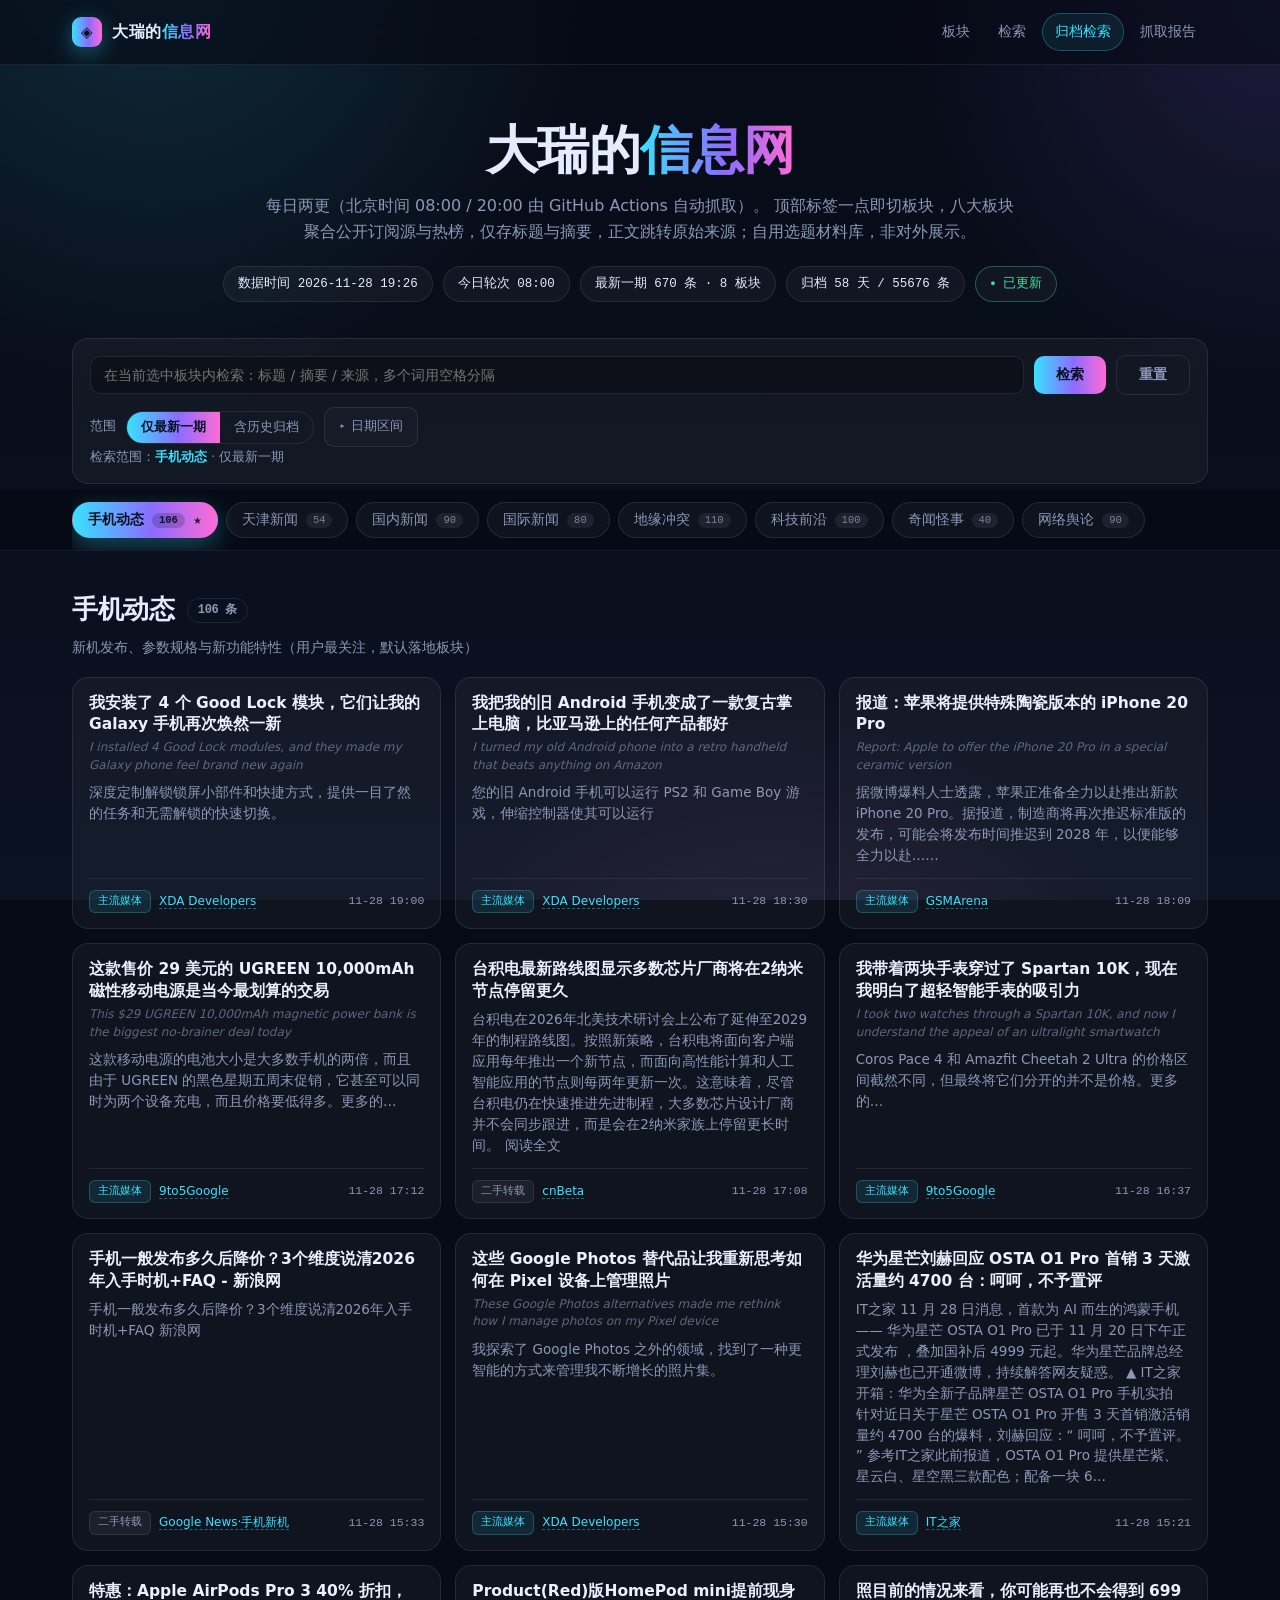
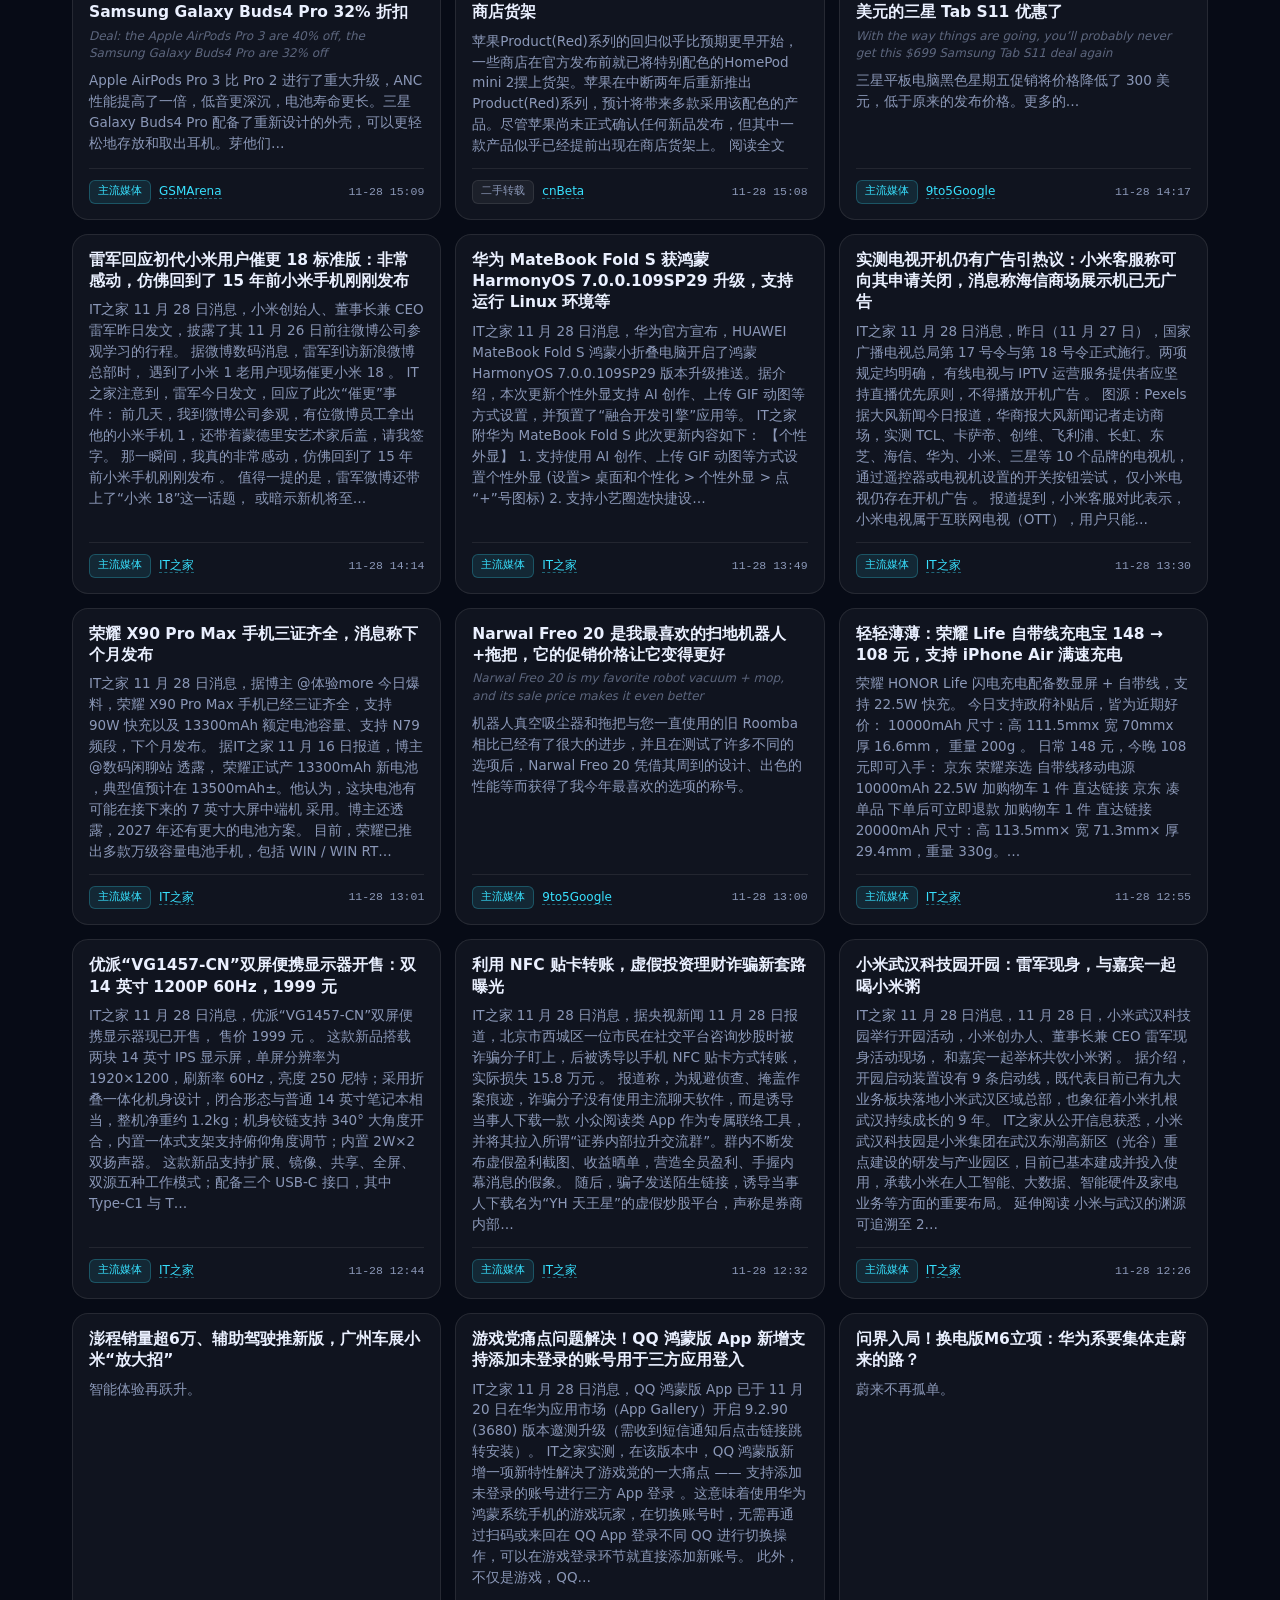
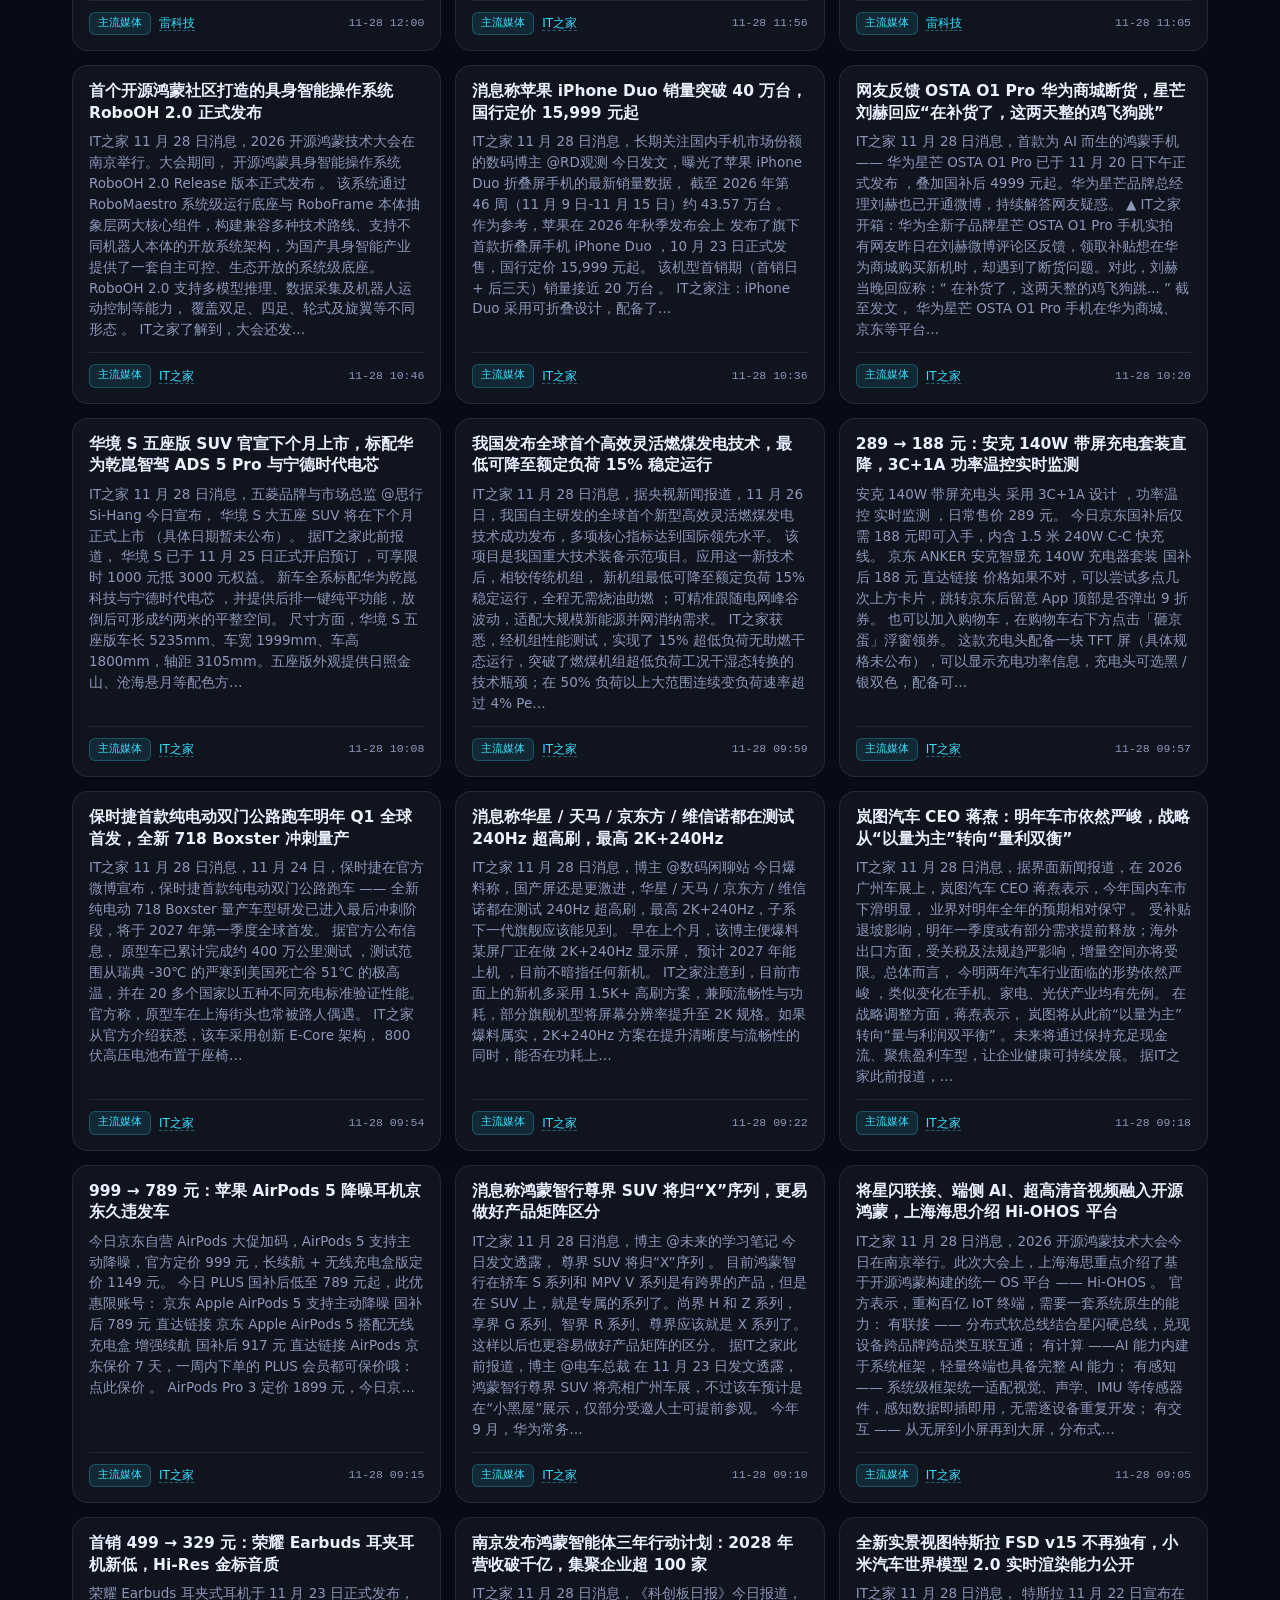
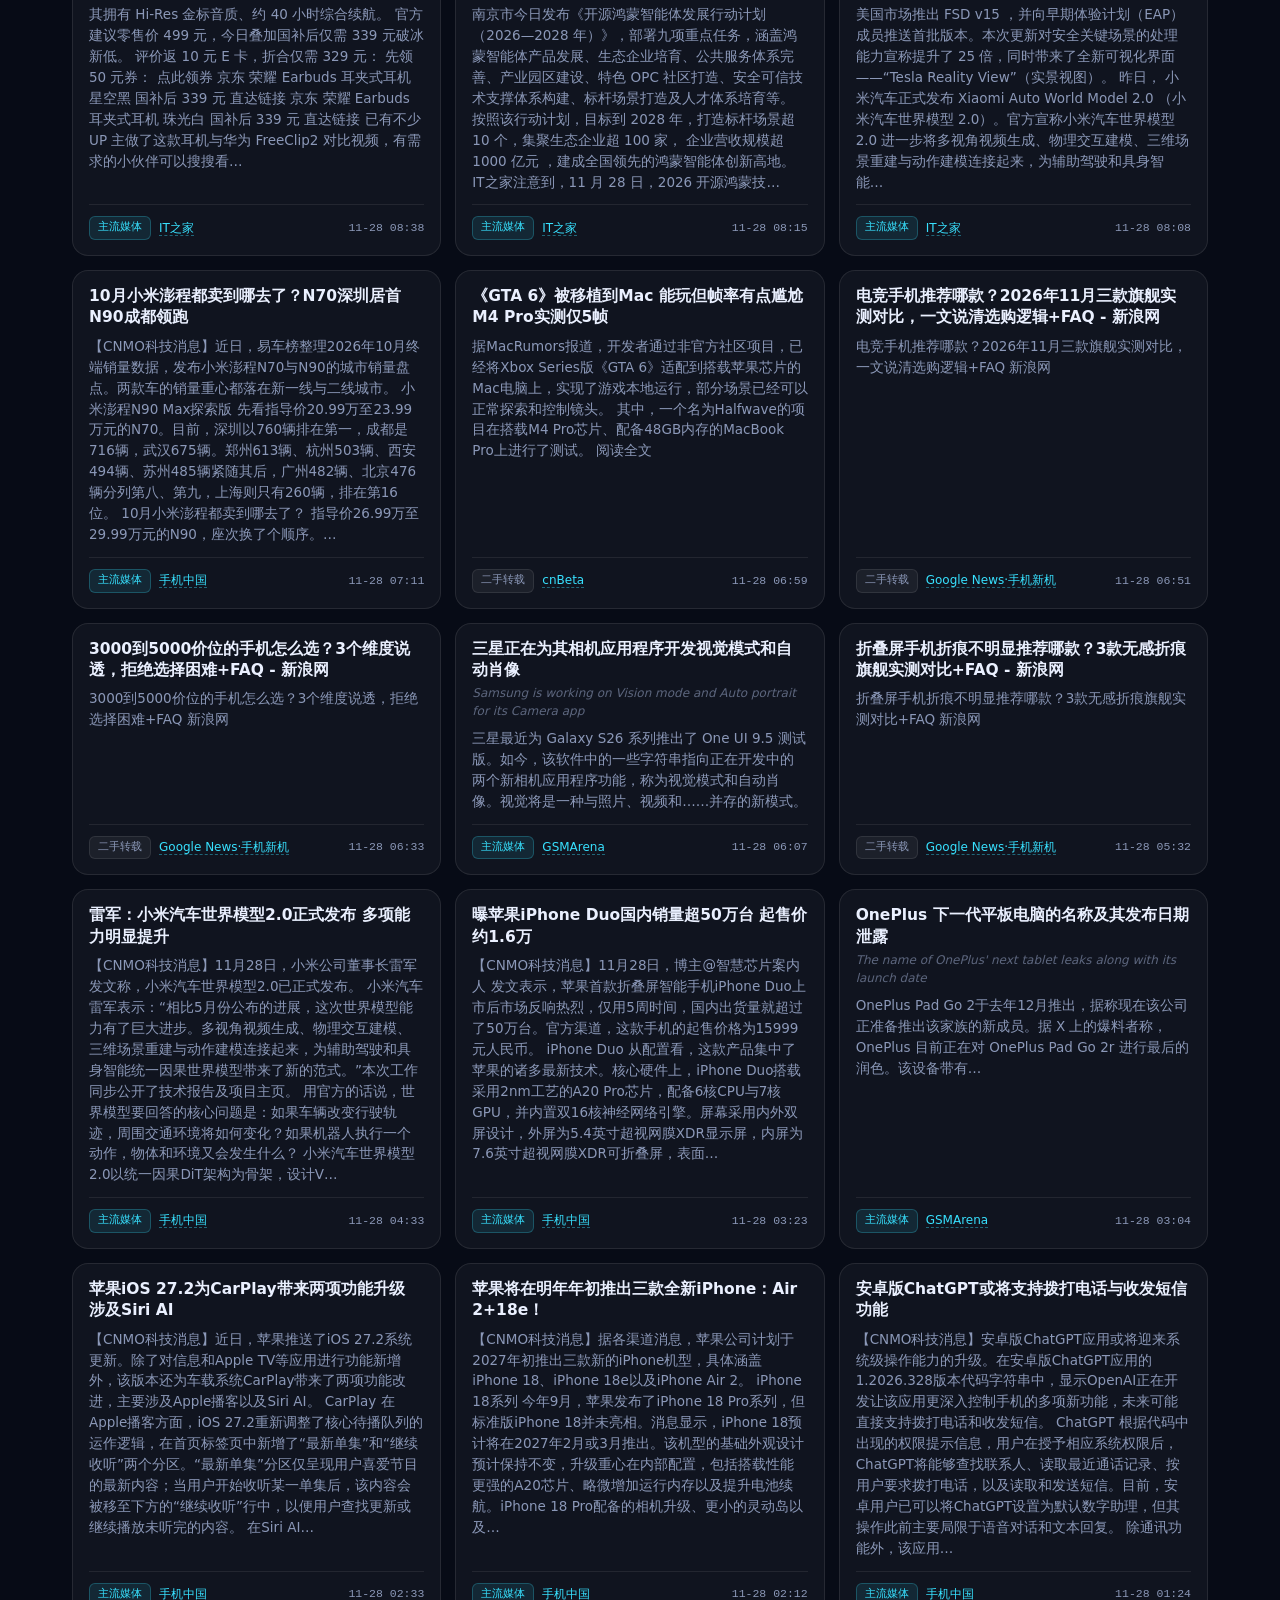
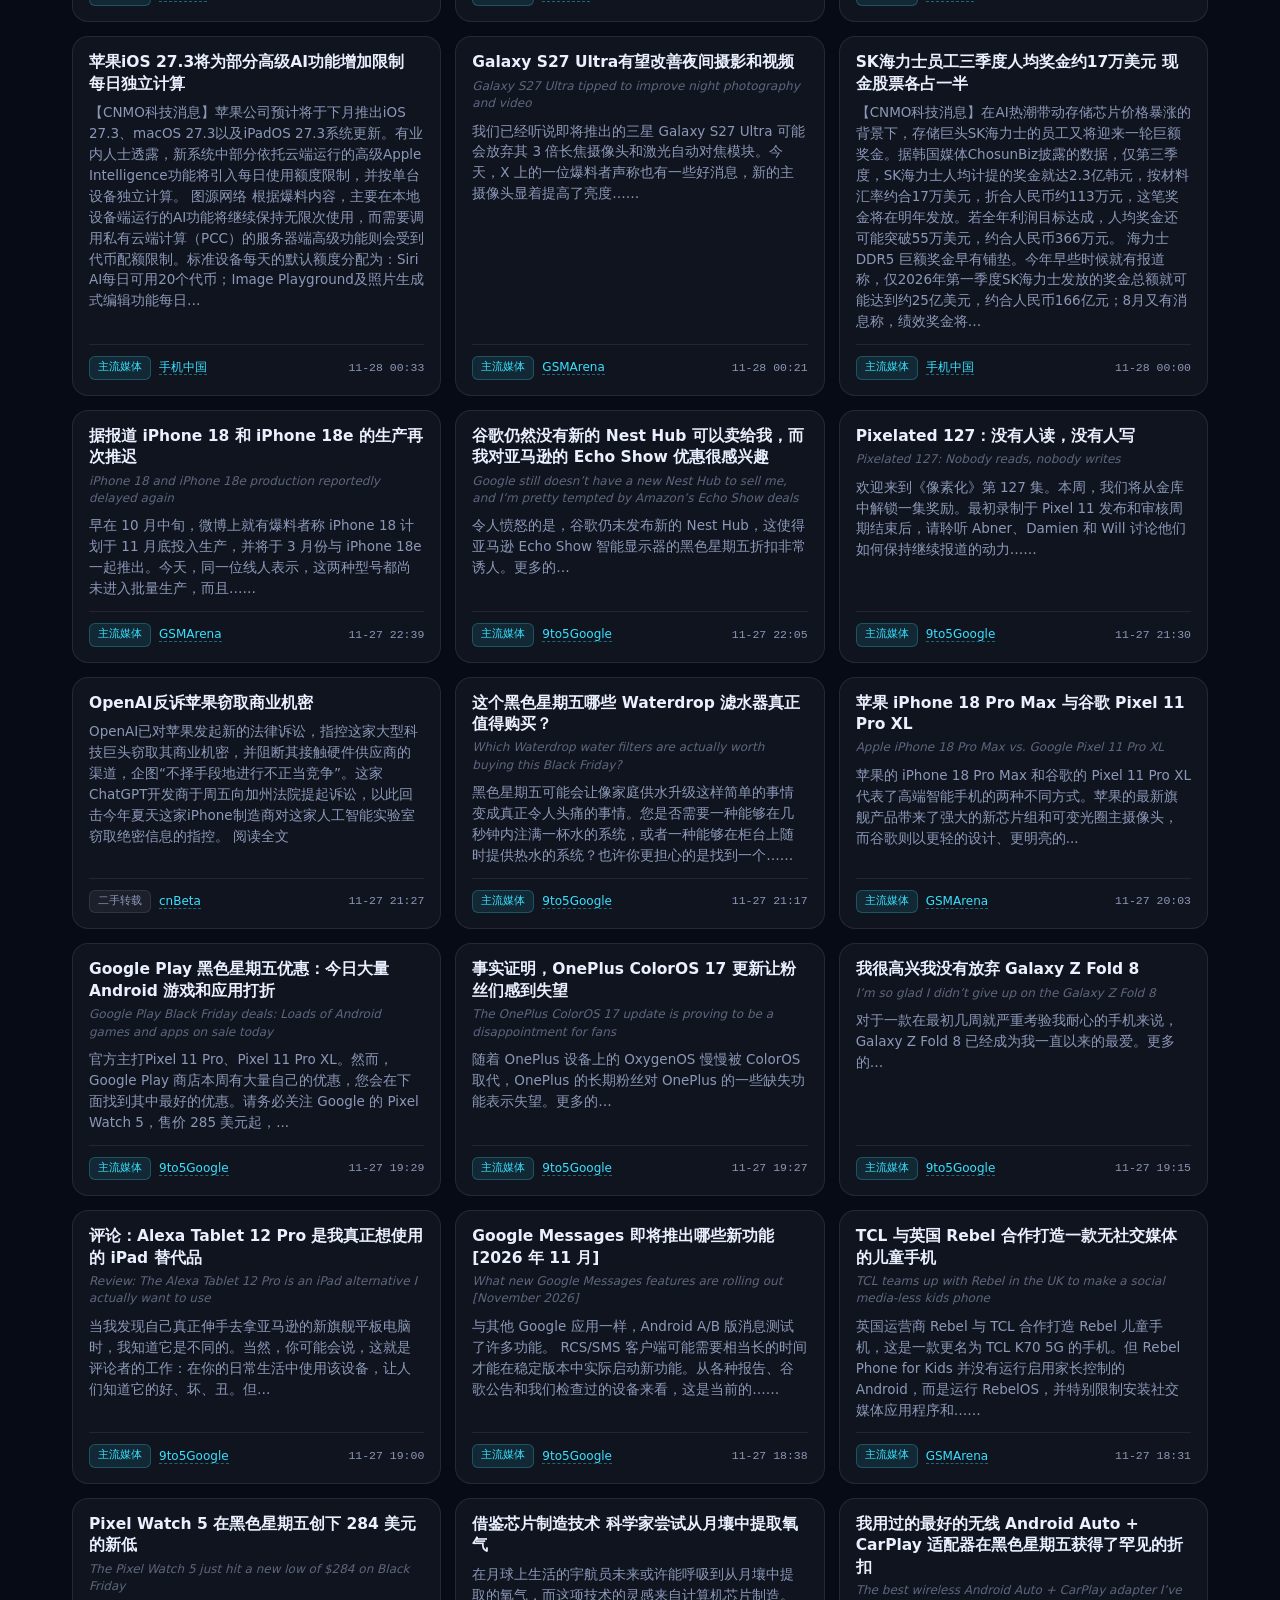
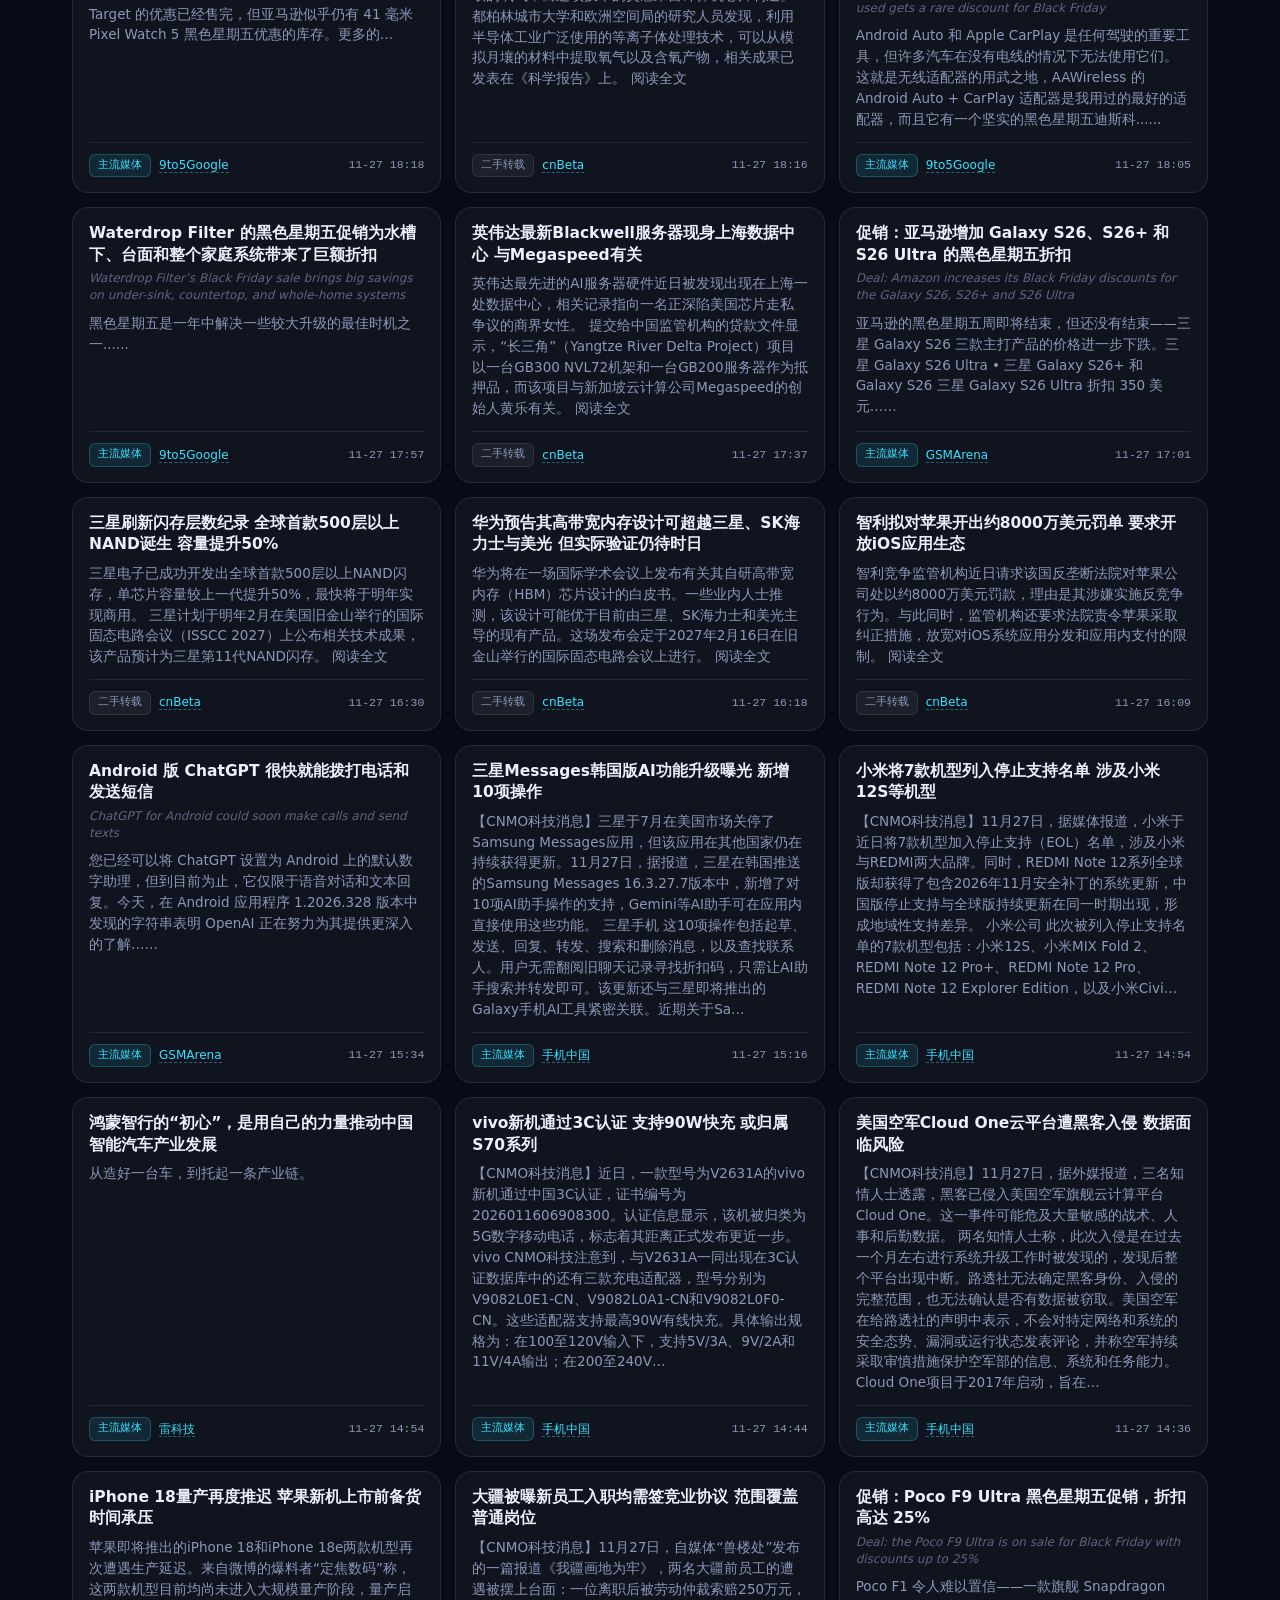
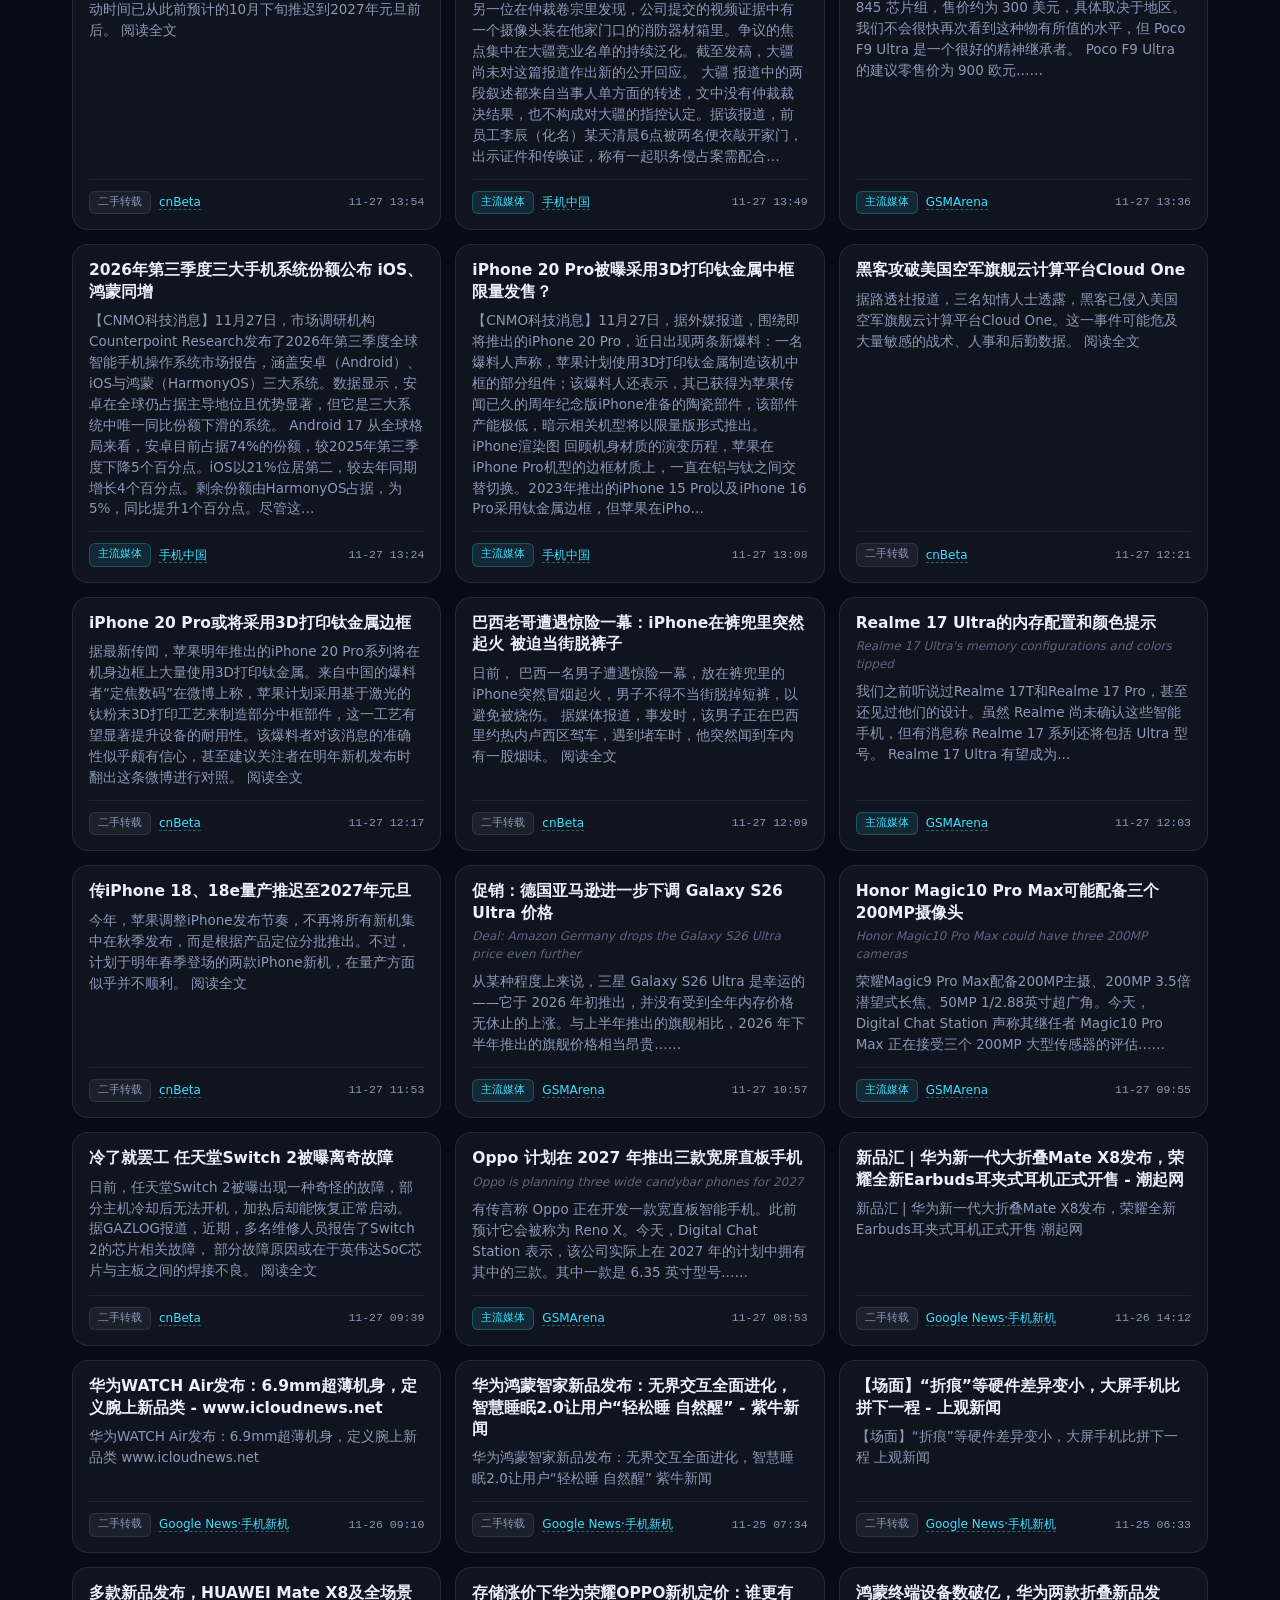
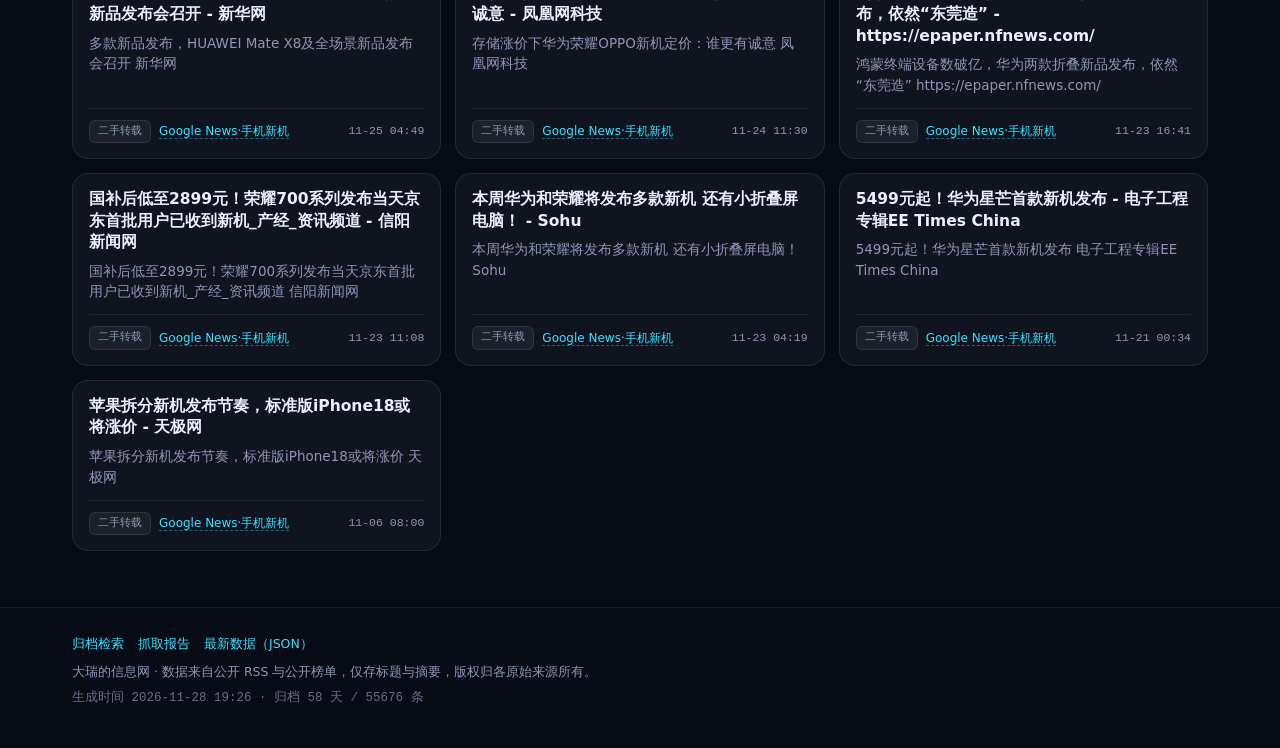
<file: docs/index.html>
<!DOCTYPE html>
<html lang="zh-CN">
<head>
<meta charset="utf-8">
<meta name="viewport" content="width=device-width,initial-scale=1">
<title>大瑞的信息网 · 每日两更</title>
<meta name="description" content="个人自用「大瑞的信息网」：手机动态 / 天津新闻 / 国内新闻 / 国际新闻 / 地缘冲突 / 科技前沿 / 奇闻怪事 / 网络舆论，顶部标签切换板块，每日两更，支持归档检索。">
<link rel="stylesheet" href="styles.css">
<script src="data.js" defer></script>
<script src="archive/index.js" defer></script>
<script src="common.js" defer></script>
<script src="app.js" defer></script>
</head>
<body>
<div class="bg-glow"></div>

<header class="site-head">
  <div class="wrap head-inner">
    <div class="brand">
      <span class="logo">◈</span>
      <span class="brand-name">大瑞的<em>信息网</em></span>
    </div>
    <nav class="nav" id="nav">
      <a href="#boardTabs">板块</a>
      <a href="#searchPanel">检索</a>
      <a href="archive.html" class="strong">归档检索</a>
      <a href="report.json" target="_blank" rel="noopener" class="hide-sm">抓取报告</a>
    </nav>
  </div>
</header>

<section class="hero wrap">
  <h1>大瑞的<span class="grad">信息网</span></h1>
  <p class="sub">每日两更（北京时间 08:00 / 20:00 由 GitHub Actions 自动抓取）。
     顶部标签一点即切板块，八大板块聚合公开订阅源与热榜，仅存标题与摘要，正文跳转原始来源；自用选题材料库，非对外展示。</p>
  <div class="hero-meta" id="heroMeta"></div>
</section>

<section class="wrap" id="searchPanel">
  <div class="panel">
    <div class="panel-row">
      <input type="text" id="kw" placeholder="在当前选中板块内检索：标题 / 摘要 / 来源，多个词用空格分隔">
      <button class="btn" id="btnSearch">检索</button>
      <button class="btn ghost" id="btnReset">重置</button>
    </div>
    <div class="panel-row">
      <span class="panel-label">范围</span>
      <div class="seg" id="scopeSeg">
        <button data-scope="latest" class="active">仅最新一期</button>
        <button data-scope="archive">含历史归档</button>
      </div>
      <details class="fold" id="advFold">
        <summary>日期区间</summary>
        <div class="fold-body">
          <input type="date" id="from" aria-label="起始日期">
          <span class="panel-label">→</span>
          <input type="date" id="to" aria-label="结束日期">
        </div>
      </details>
      <span id="searchHint" class="hint"></span>
    </div>
    <p class="scope-note" id="scopeNote"></p>
  </div>
</section>

<div class="tabs-wrap">
  <div class="wrap">
    <div class="tabs" id="boardTabs" role="tablist" aria-label="板块切换"></div>
  </div>
</div>

<main class="wrap">
  <section id="results" class="hidden">
    <div class="res-head">
      <h2>检索结果</h2>
      <span class="res-count" id="resCount"></span>
      <button class="btn ghost" id="btnBack" style="margin-left:auto">返回板块</button>
    </div>
    <div id="resBody"></div>
  </section>

  <section id="boardView"></section>
</main>

<footer class="site-foot">
  <div class="wrap">
    <div class="toplinks">
      <a href="archive.html">归档检索</a>
      <a href="report.json" target="_blank" rel="noopener">抓取报告</a>
      <a href="data.json" target="_blank" rel="noopener">最新数据（JSON）</a>
    </div>
    <div>大瑞的信息网 · 数据来自公开 RSS 与公开榜单，仅存标题与摘要，版权归各原始来源所有。</div>
    <p class="foot-tiny" id="footTiny"></p>
  </div>
</footer>

</body>
</html>
</file>
<file: docs/styles.css>
:root{
  --bg:#070b16; --bg2:#0b1222; --card:rgba(255,255,255,.04); --card-bd:rgba(255,255,255,.09);
  --txt:#e6ecff; --muted:#8b98b8; --line:rgba(255,255,255,.08);
  --cyan:#38e1ff; --violet:#8b6cff; --pink:#ff6bd6; --green:#39e0a0; --amber:#ffd76a; --red:#ff8080;
  --grad:linear-gradient(90deg,#38e1ff,#8b6cff 55%,#ff6bd6);
  --r:16px; --maxw:1180px;
  --mono:ui-monospace,"SF Mono",Menlo,Consolas,"Cascadia Code",monospace;
  --sans:-apple-system,BlinkMacSystemFont,"Segoe UI","PingFang SC","Microsoft YaHei",system-ui,sans-serif;
}
*{box-sizing:border-box}
html{scroll-behavior:smooth}
body{margin:0;font-family:var(--sans);color:var(--txt);background:var(--bg);line-height:1.6;-webkit-font-smoothing:antialiased;overflow-x:hidden}
.bg-glow{position:fixed;inset:0;z-index:-1;background:
  radial-gradient(60vw 60vw at 12% -8%,rgba(56,225,255,.16),transparent 60%),
  radial-gradient(55vw 55vw at 100% 0%,rgba(139,108,255,.16),transparent 55%),
  radial-gradient(50vw 50vw at 60% 120%,rgba(255,107,214,.12),transparent 60%),
  linear-gradient(180deg,var(--bg),var(--bg2));}
a{color:inherit;text-decoration:none}
.wrap{max-width:var(--maxw);margin:0 auto;padding:0 22px}

/* header */
.site-head{position:sticky;top:0;z-index:50;backdrop-filter:blur(14px);background:rgba(7,11,22,.62);border-bottom:1px solid var(--line)}
.head-inner{display:flex;align-items:center;justify-content:space-between;height:64px;gap:16px}
.brand{display:flex;align-items:center;gap:10px;font-weight:800;letter-spacing:.5px}
.logo{display:inline-grid;place-items:center;width:30px;height:30px;border-radius:9px;background:var(--grad);color:#06101f;font-size:15px;box-shadow:0 6px 22px rgba(56,225,255,.35)}
.brand-name em{font-style:normal;background:var(--grad);-webkit-background-clip:text;background-clip:text;color:transparent}
.nav{display:flex;gap:4px;flex-wrap:wrap;align-items:center}
.nav a{font-size:13.5px;color:var(--muted);padding:7px 12px;border-radius:99px;transition:.18s}
.nav a:hover{color:var(--txt);background:var(--card)}
.nav a.strong{color:var(--cyan);border:1px solid rgba(56,225,255,.28);background:rgba(56,225,255,.08)}

/* hero */
.hero{padding:56px 0 26px;text-align:center}
.hero h1{font-size:clamp(28px,5.4vw,52px);line-height:1.12;margin:0 0 14px;font-weight:900;letter-spacing:-.5px}
.grad{background:var(--grad);-webkit-background-clip:text;background-clip:text;color:transparent}
.hero .sub{max-width:760px;margin:0 auto;color:var(--muted);font-size:clamp(13.5px,2.1vw,16px)}
.hero-meta{display:flex;gap:10px;justify-content:center;flex-wrap:wrap;margin-top:22px}
.chip{font-family:var(--mono);font-size:12.5px;color:var(--txt);background:var(--card);border:1px solid var(--card-bd);padding:7px 14px;border-radius:99px}
.chip a{color:var(--cyan)}
.live-chip.on{color:var(--green);border-color:rgba(57,224,160,.35)}
.live-chip.off{color:var(--muted)}
.live-chip::before{content:"●";margin-right:7px;font-size:9px;vertical-align:middle}

/* search panel */
.panel{background:var(--card);border:1px solid var(--card-bd);border-radius:var(--r);padding:16px 17px;margin-top:10px}
.panel-row{display:flex;flex-wrap:wrap;gap:10px;align-items:center}
.panel-row + .panel-row{margin-top:12px}
.panel input[type=text],.panel input[type=date]{
  background:rgba(0,0,0,.28);border:1px solid var(--card-bd);border-radius:10px;color:var(--txt);
  padding:10px 13px;font-family:inherit;font-size:14px}
.panel input[type=text]{flex:1 1 260px;min-width:200px}
.panel input[type=date]{font-family:var(--mono);font-size:12.5px}
.panel input:focus{outline:none;border-color:var(--cyan);box-shadow:0 0 0 3px rgba(56,225,255,.12)}
.panel-label{font-size:12.5px;color:var(--muted);font-family:var(--mono);white-space:nowrap}
.seg{display:inline-flex;border:1px solid var(--card-bd);border-radius:99px;overflow:hidden}
.seg button{font-family:inherit;font-size:12.5px;color:var(--muted);background:transparent;border:none;padding:7px 14px;cursor:pointer}
.seg button.active{color:#06101f;background:var(--grad);font-weight:800}
.chk{display:inline-flex;align-items:center;gap:7px;font-size:13px;color:var(--muted);background:rgba(255,255,255,.03);border:1px solid var(--card-bd);border-radius:99px;padding:7px 13px;cursor:pointer;user-select:none;transition:.16s}
.chk:hover{color:var(--txt);border-color:rgba(56,225,255,.35)}
.chk input{accent-color:#38e1ff;margin:0}
.chk.on{color:var(--txt);border-color:rgba(56,225,255,.45);background:rgba(56,225,255,.08)}
.btn{background:var(--grad);color:#06101f;font-weight:800;border:none;padding:10px 22px;border-radius:10px;cursor:pointer;font-size:14px;font-family:inherit;transition:.18s}
.btn:hover{filter:brightness(1.08);box-shadow:0 8px 26px rgba(56,225,255,.3)}
.btn.ghost{background:transparent;color:var(--muted);border:1px solid var(--card-bd);font-weight:600}
.btn.ghost:hover{color:var(--txt);border-color:var(--cyan);box-shadow:none;filter:none}
.btn:disabled{opacity:.55;cursor:default;filter:none;box-shadow:none}
.hint{color:var(--muted);font-size:12.5px;margin:8px 0 0}

/* boards */
.board{padding:38px 0 6px}
.board-head{margin-bottom:18px}
.board-head h2{margin:0;font-size:clamp(19px,2.8vw,26px);font-weight:850;display:flex;align-items:center;gap:12px;letter-spacing:-.3px}
.idx{font-family:var(--mono);font-size:13px;color:var(--cyan);opacity:.8;font-weight:700}
.cnt{font-family:var(--mono);font-size:12px;color:var(--muted);border:1px solid var(--card-bd);border-radius:99px;padding:2px 10px}
.board-sub{margin:6px 0 0 0;color:var(--muted);font-size:13.5px}
.grid{display:grid;gap:14px;grid-template-columns:repeat(auto-fill,minmax(330px,1fr))}

/* cards */
.card{position:relative;background:var(--card);border:1px solid var(--card-bd);border-radius:var(--r);padding:15px 16px;transition:.18s;overflow:hidden}
.card::after{content:"";position:absolute;inset:0;border-radius:var(--r);padding:1px;background:var(--grad);opacity:0;transition:.2s;-webkit-mask:linear-gradient(#000 0 0) content-box,linear-gradient(#000 0 0);-webkit-mask-composite:xor;mask-composite:exclude;pointer-events:none}
.card:hover{transform:translateY(-3px);background:rgba(255,255,255,.06)}
.card:hover::after{opacity:.6}
.card h3{margin:0 0 7px;font-size:15.5px;font-weight:750;line-height:1.38}
.card h3 a{color:#eaf0ff;transition:.15s}
.card h3 a:hover{color:var(--cyan)}
.card p.sum{margin:0 0 12px;color:var(--muted);font-size:13.5px;line-height:1.55}
/* 外文条目的原文标题：中文译名下方小字保留，方便核对原意 */
.card p.orig{margin:-3px 0 8px;color:var(--muted);opacity:.62;font-size:12px;line-height:1.45;font-style:italic}
.item-card{display:flex;flex-direction:column}
.item-card .sum{flex:1 1 auto}
.tag{display:inline-block;font-family:var(--mono);font-size:11px;color:var(--cyan);background:rgba(56,225,255,.1);border:1px solid rgba(56,225,255,.22);padding:2px 8px;border-radius:6px}
.tag.cred-official{color:var(--green);background:rgba(57,224,160,.1);border-color:rgba(57,224,160,.26)}
.tag.cred-mainstream{color:var(--cyan);background:rgba(56,225,255,.1);border-color:rgba(56,225,255,.24)}
.tag.cred-repost{color:var(--muted);background:rgba(255,255,255,.05);border-color:var(--card-bd)}
.tag.blk{color:var(--violet);background:rgba(139,108,255,.1);border-color:rgba(139,108,255,.26)}
.card .src{margin-top:auto;display:flex;align-items:center;gap:8px;flex-wrap:wrap;padding-top:11px;border-top:1px solid var(--line);font-size:12px;color:var(--muted)}
.src-out{color:var(--muted);white-space:nowrap;overflow:hidden;text-overflow:ellipsis;max-width:190px}
.src-out a{color:var(--cyan);border-bottom:1px dashed rgba(56,225,255,.4)}
.src-out a:hover{color:#fff}
.when{font-family:var(--mono);font-size:11.5px;color:var(--muted);margin-left:auto}

/* search results */
#results{display:block}
.res-head{display:flex;align-items:baseline;gap:12px;flex-wrap:wrap;margin-bottom:14px}
.res-head h2{margin:0;font-size:clamp(18px,2.6vw,24px);font-weight:850}
.res-count{font-family:var(--mono);font-size:12.5px;color:var(--cyan)}
.empty{color:var(--muted);font-size:13.5px;padding:22px 4px;text-align:center;border:1px dashed var(--card-bd);border-radius:var(--r)}
.skeleton{color:var(--muted);font-size:13px;padding:12px}
.err{color:var(--red)}

/* archive page */
.arc-layout{display:grid;grid-template-columns:250px 1fr;gap:20px;align-items:start;padding-top:8px}
.arc-side{position:sticky;top:80px;background:var(--card);border:1px solid var(--card-bd);border-radius:var(--r);padding:14px 12px;max-height:74vh;overflow:auto}
.arc-side h3{margin:0 0 10px;font-size:14px;font-weight:800;color:var(--muted);letter-spacing:.4px}
.arc-side .stat{font-family:var(--mono);font-size:11.5px;color:var(--muted);margin:0 0 10px}
.day-btn{display:flex;align-items:center;justify-content:space-between;gap:8px;width:100%;text-align:left;font-family:var(--mono);font-size:13px;color:var(--muted);background:transparent;border:1px solid transparent;border-radius:10px;padding:9px 11px;cursor:pointer;transition:.15s;margin-bottom:4px}
.day-btn:hover{color:var(--txt);background:rgba(255,255,255,.05)}
.day-btn.active{color:#06101f;background:var(--grad);font-weight:800;border-color:transparent}
.day-btn .d-count{font-size:11.5px;opacity:.85}
.arc-main{min-width:0}
.arc-title{display:flex;align-items:center;gap:12px;flex-wrap:wrap;margin:2px 0 14px}
.arc-title h2{margin:0;font-size:clamp(18px,2.6vw,24px);font-weight:850;font-family:var(--mono)}
.rounds{display:flex;gap:6px;flex-wrap:wrap}
.round{font-family:var(--mono);font-size:11px;color:var(--green);background:rgba(57,224,160,.1);border:1px solid rgba(57,224,160,.24);border-radius:6px;padding:2px 8px}
.block-sec{padding:22px 0 2px}
.block-sec h3{margin:0 0 12px;font-size:16px;font-weight:800;display:flex;align-items:center;gap:10px}
.block-sec .bdesc{color:var(--muted);font-size:12.5px;font-weight:400}

/* footer */
.site-foot{border-top:1px solid var(--line);margin-top:50px;padding:26px 0 40px;color:var(--muted);font-size:12.5px}
.foot-tiny{font-family:var(--mono);opacity:.7;margin:6px 0 0}
.toplinks{display:flex;gap:14px;flex-wrap:wrap;margin-bottom:8px}
.toplinks a{color:var(--cyan)}

@media(max-width:820px){
  .arc-layout{grid-template-columns:1fr}
  .arc-side{position:static;max-height:none}
}
@media(max-width:640px){
  .nav a.hide-sm{display:none}
  .hero{padding-top:34px}
  .grid{grid-template-columns:1fr}
}

/* ---------- v2：顶部板块标签栏 ---------- */
.tabs-wrap{position:sticky;top:64px;z-index:45;background:rgba(7,11,22,.9);backdrop-filter:blur(14px);border-bottom:1px solid var(--line);margin:6px 0 0}
.tabs{display:flex;flex-wrap:nowrap;gap:8px;overflow-x:auto;overflow-y:hidden;padding:12px 0;scrollbar-width:none;-ms-overflow-style:none;scroll-behavior:smooth}
.tabs::-webkit-scrollbar{display:none;height:0}
.tab{flex:0 0 auto;display:inline-flex;align-items:center;gap:8px;font-family:inherit;font-size:13.5px;color:var(--muted);background:var(--card);border:1px solid var(--card-bd);border-radius:99px;padding:8px 15px;cursor:pointer;white-space:nowrap;transition:.16s}
.tab:hover{color:var(--txt);border-color:rgba(56,225,255,.42);background:rgba(56,225,255,.06)}
.tab .t-count{font-family:var(--mono);font-size:10.5px;line-height:1.5;opacity:.85;background:rgba(255,255,255,.08);border-radius:99px;padding:0 7px}
.tab.active{color:#06101f;background:var(--grad);border-color:transparent;font-weight:800;box-shadow:0 8px 24px rgba(56,225,255,.3)}
.tab.active .t-count{background:rgba(6,16,31,.2);color:#06101f;opacity:.95}
.tab.lead::after{content:"★";font-size:10px;opacity:.85}

/* 折叠区（日期区间） */
.fold{border:1px solid var(--card-bd);border-radius:10px;background:rgba(255,255,255,.02);padding:0 12px}
.fold>summary{cursor:pointer;list-style:none;font-size:12.5px;color:var(--muted);font-family:var(--mono);padding:9px 2px;white-space:nowrap}
.fold>summary::-webkit-details-marker{display:none}
.fold>summary::before{content:"▸";display:inline-block;margin-right:6px;transition:.16s}
.fold[open]>summary::before{transform:rotate(90deg)}
.fold[open]>summary{color:var(--cyan)}
.fold>.fold-body{display:flex;align-items:center;gap:8px;flex-wrap:wrap;padding:2px 2px 12px}
.scope-note{margin:0;color:var(--muted);font-size:12.5px}
.scope-note b{color:var(--cyan);font-weight:700}
.board-empty{padding:60px 4px;text-align:center;color:var(--muted);font-size:14px}
.hidden{display:none!important}

@media(max-width:640px){
  .tabs-wrap{top:56px}
  .head-inner{height:56px}
  .tab{padding:7px 13px;font-size:13px}
  .tabs{gap:6px}
}
</file>
